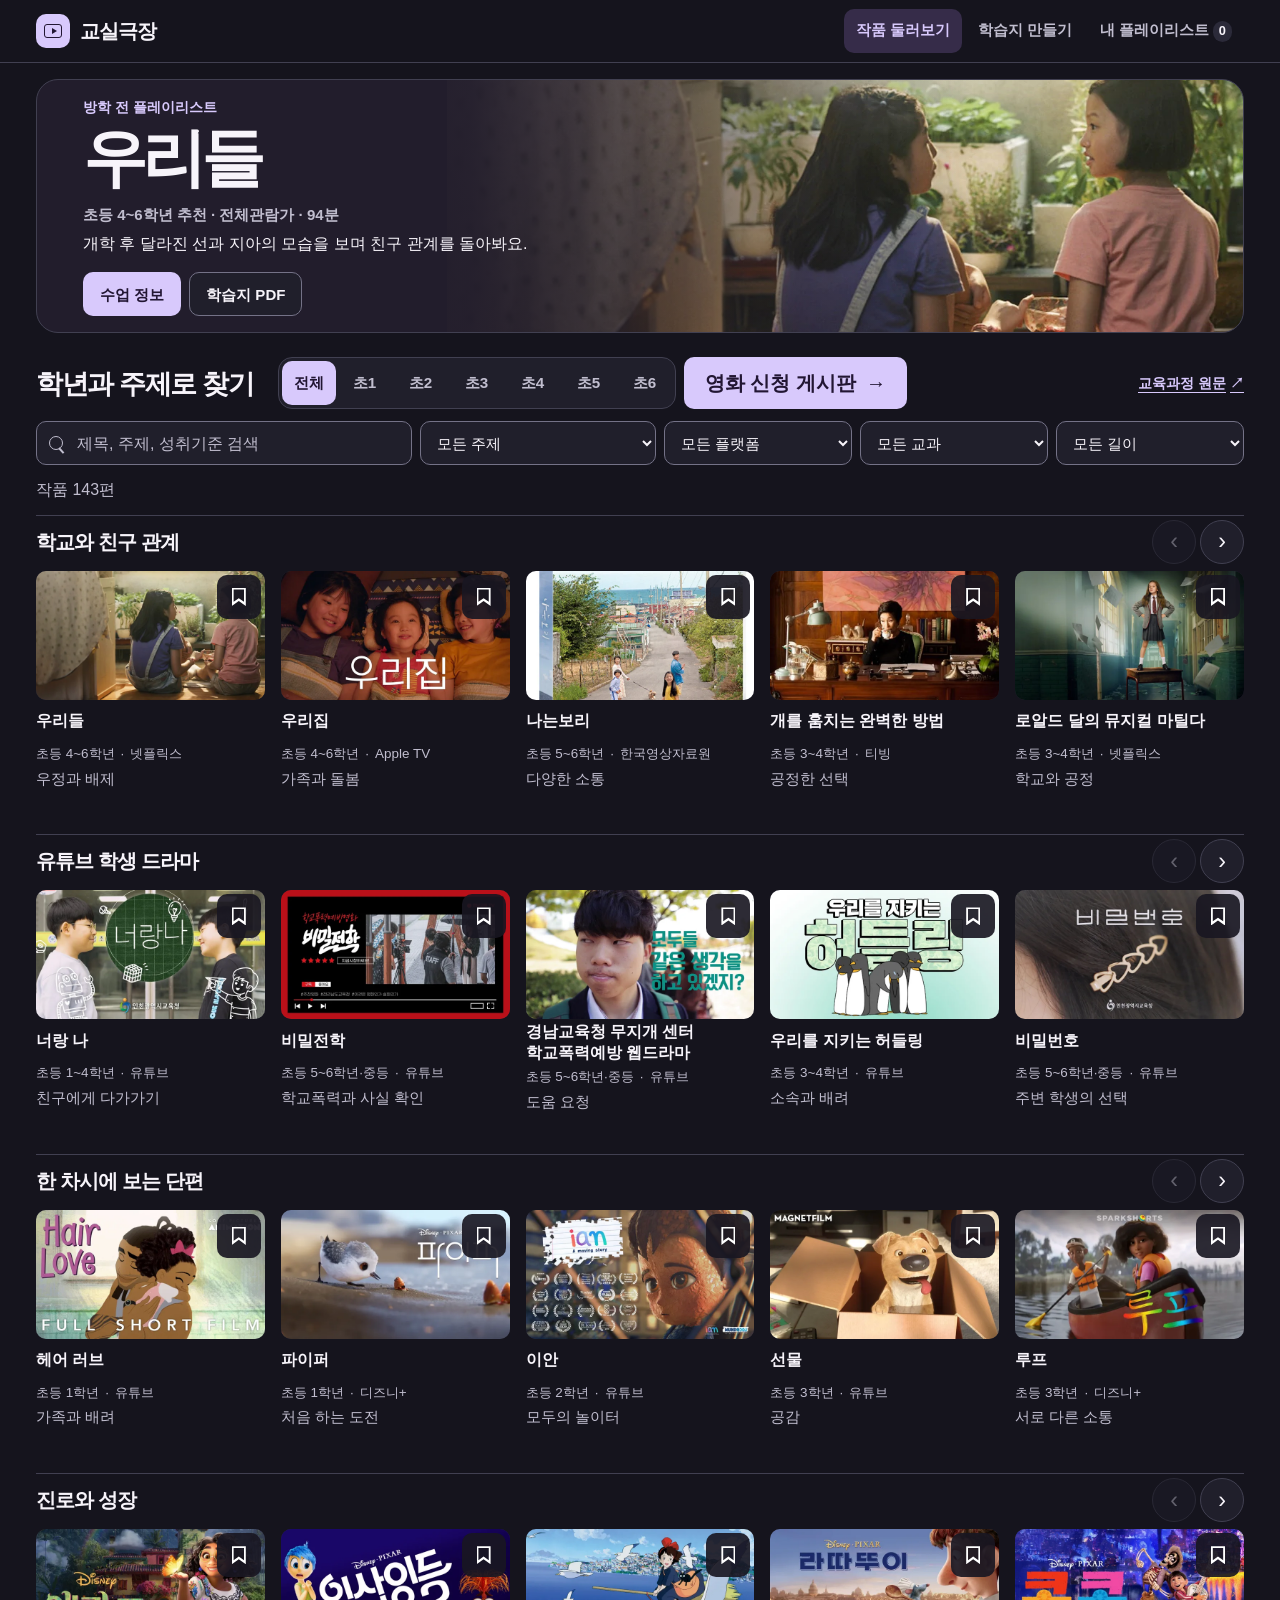
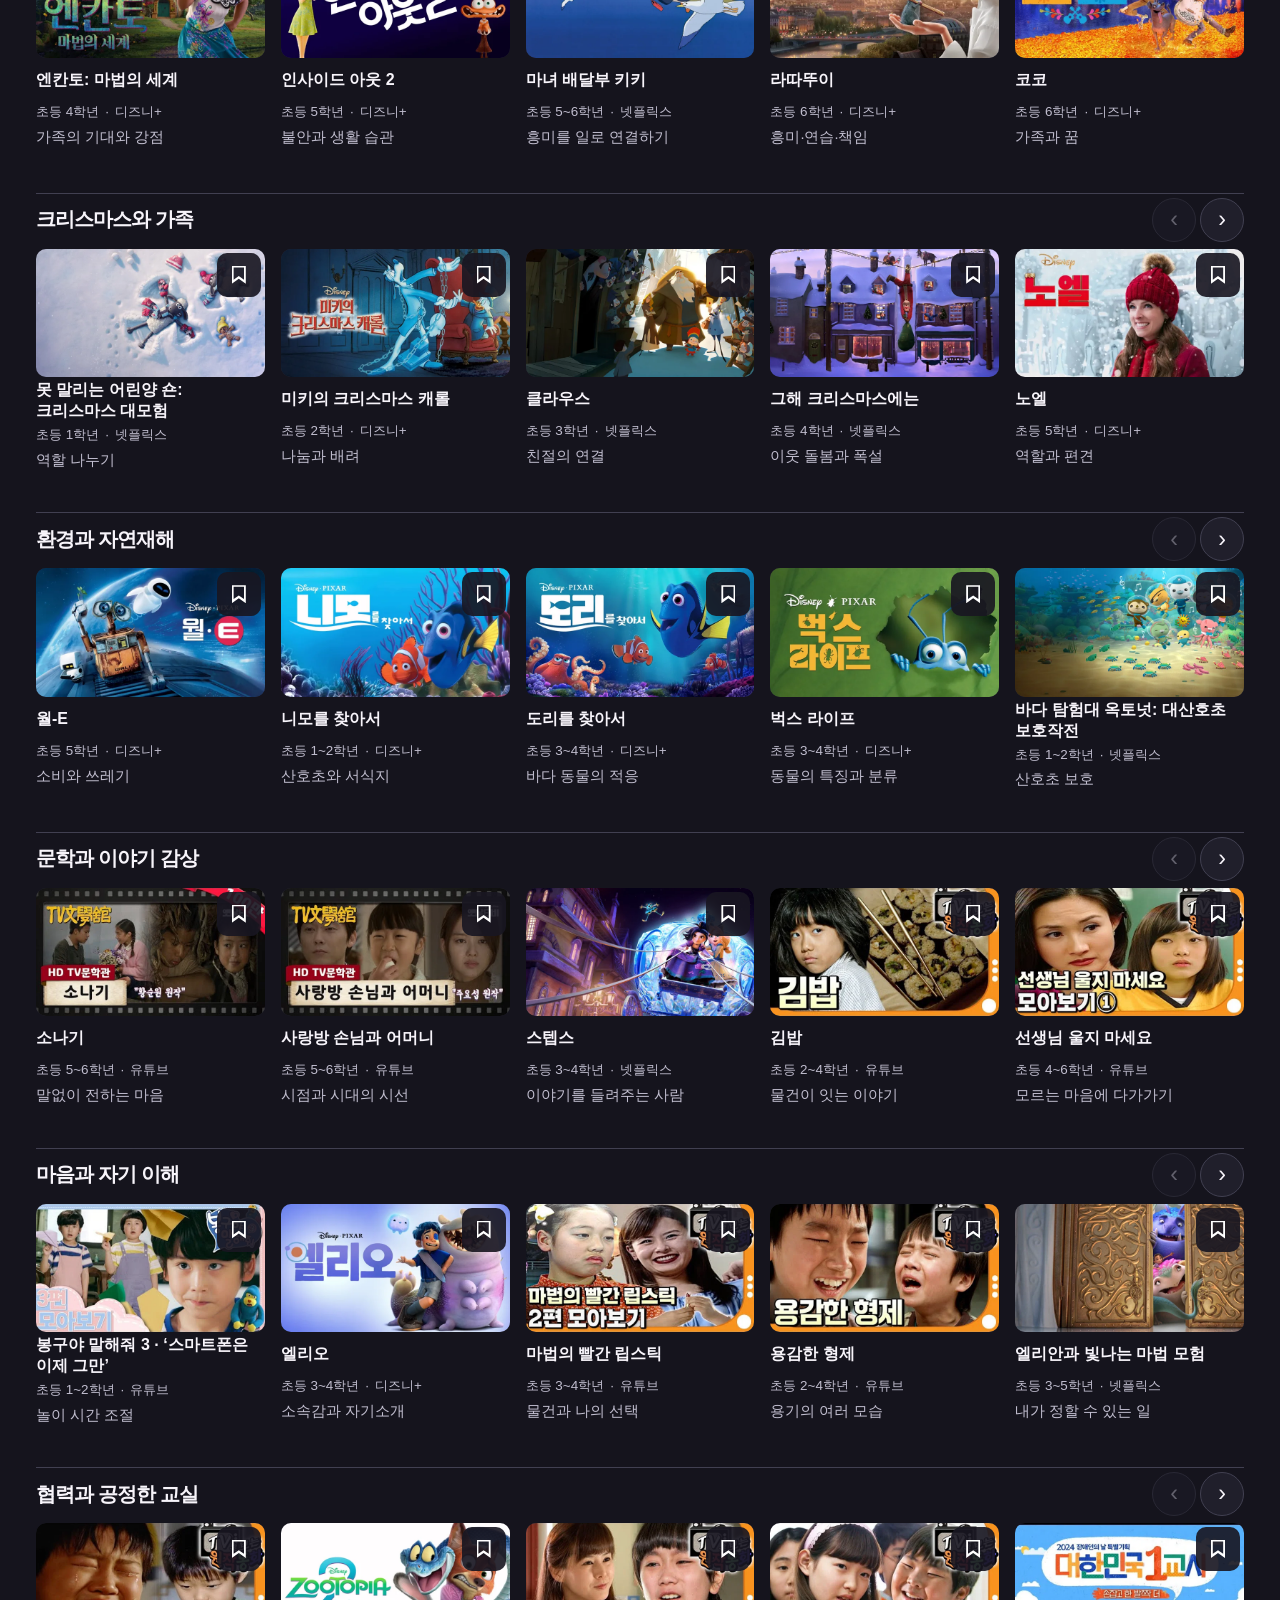
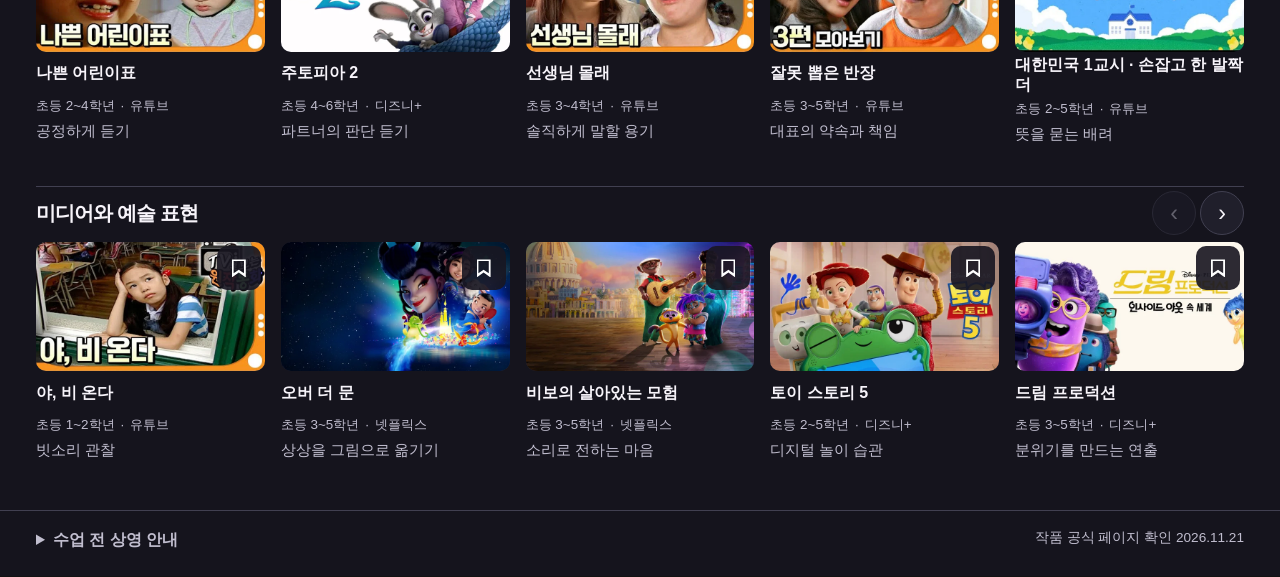
<file: index.html>
<!doctype html>
<html lang="ko">
<head>
  <meta charset="utf-8">
  <meta name="viewport" content="width=device-width, initial-scale=1">
  <meta name="theme-color" content="#15141d">
  <title>교실극장 | 방학 전 플레이리스트</title>
  <link rel="stylesheet" href="styles.css">
  <script defer src="catalog.js"></script>
  <link rel="stylesheet" href="worksheet.css">
  <script defer src="worksheet.js"></script>
  <script defer src="app.js"></script>
</head>
<body>
  <a class="skip-link" href="#main">본문으로 바로가기</a>
  <header class="site-header">
    <div class="shell header-inner">
      <a class="brand" href="#browse" aria-label="교실극장 홈">
        <span class="brand-icon" aria-hidden="true"><span></span></span>
        <span>교실극장</span>
      </a>
      <nav class="main-nav" aria-label="메인 메뉴">
        <button type="button" data-view="browse" aria-current="page">작품 둘러보기</button>
        <button type="button" data-view="worksheet">학습지 만들기</button>
        <button type="button" data-view="my-playlist">내 플레이리스트 <span id="saved-count" class="saved-count">0</span></button>
      </nav>
    </div>
  </header>
  <main id="main" class="shell" tabindex="-1">
    <div id="browse-view">
      <section class="hero" aria-labelledby="hero-title">
        <div class="hero-inner">
          <p class="hero-label">방학 전 플레이리스트</p>
          <h1 id="hero-title" tabindex="-1">우리들</h1>
          <p class="hero-meta">초등 4~6학년 추천 <span aria-hidden="true">·</span> 전체관람가 <span aria-hidden="true">·</span> 94분</p>
          <p class="hero-summary">개학 후 달라진 선과 지아의 모습을 보며 친구 관계를 돌아봐요.</p>
          <div class="hero-actions">
            <button class="button primary" type="button" data-detail="our-world" aria-label="우리들 수업 정보">수업 정보</button>
            <a class="button secondary" href="assets/worksheets/our-world.pdf" download="우리들 감상 활동지.pdf" data-pdf="our-world">학습지 PDF</a>
          </div>
        </div>
      </section>
      <section class="collection" aria-labelledby="catalog-heading">
        <div class="section-heading catalog-heading">
          <h2 id="catalog-heading">학년과 주제로 찾기</h2>
          <div class="grade-actions">
            <div class="grade-filters" role="group" aria-label="추천 학년" id="grade-filters"></div>
            <a class="button primary board-link" href="requests.html">영화 신청 게시판 <span aria-hidden="true">→</span></a>
          </div>
          <a class="text-link" id="curriculum-link" target="_blank" rel="noopener noreferrer">교육과정 원문 <span aria-hidden="true">↗</span></a>
        </div>
        <div class="filter-fields">
          <label class="search-box"><span class="search-icon" aria-hidden="true"></span><span class="sr-only">작품 검색</span>
            <input type="search" id="search" placeholder="제목, 주제, 성취기준 검색" autocomplete="off">
          </label>
          <div class="select-filter"><label class="sr-only" for="group-filter">주제</label><select id="group-filter"><option value="">모든 주제</option></select></div>
          <div class="select-filter"><label class="sr-only" for="platform-filter">플랫폼</label><select id="platform-filter"><option value="">모든 플랫폼</option></select></div>
          <div class="select-filter"><label class="sr-only" for="subject-filter">교과</label><select id="subject-filter"><option value="">모든 교과</option></select></div>
          <div class="select-filter"><label class="sr-only" for="duration-filter">영상 길이</label><select id="duration-filter"><option value="">모든 길이</option><option value="short">15분 이하</option><option value="long">15분 초과</option></select></div>
        </div>
        <div class="results-row">
          <p id="results-count" role="status"></p>
          <button id="clear-filters" type="button" class="quiet-button" hidden>초기화</button>
        </div>
        <div id="catalog"></div>
      </section>
    </div>

    <section id="playlist-view" class="subpage" aria-labelledby="playlist-heading" hidden>
      <div class="section-heading">
        <div>
          <h1 id="playlist-heading" tabindex="-1">내 플레이리스트</h1>
          <p>우리 반에서 다시 찾아볼 작품을 모아두세요.</p>
        </div>
      </div>
      <p id="playlist-count" class="subpage-count" role="status"></p>
      <div id="playlist" class="film-grid"></div>
    </section>

    <section id="worksheet-view" class="subpage" aria-labelledby="worksheet-heading" hidden>
      <div class="section-heading">
        <div>
          <h1 id="worksheet-heading" tabindex="-1">학습지 만들기</h1>
          <p>작품별 활동을 우리 반에 맞게 고쳐서 출력하세요.</p>
        </div>
      </div>
      <div class="workbench">
        <div class="editor panel">
          <div class="field"><label for="worksheet-film">작품 선택</label><select id="worksheet-film"></select></div>
          <div class="alignment" id="worksheet-standard"></div>
          <div id="worksheet-default-pdf" class="worksheet-default-pdf"></div>
          <form id="editor-form">
            <label class="field">활동지 제목 <input name="title" maxlength="72"></label>
            <label class="field">배움 목표 <textarea name="goal" rows="2" maxlength="180"></textarea></label>
            <label class="field">감상 전 <textarea name="before" rows="2" maxlength="250"></textarea></label>
            <label class="field">감상 중 <textarea name="during" rows="2" maxlength="250"></textarea></label>
            <label class="field">감상 후 <textarea name="after" rows="3" maxlength="360"></textarea></label>
          </form>
          <p id="draft-status" class="muted">수정한 내용은 이 브라우저에 저장됩니다.</p>
        </div>
        <div class="preview panel">
          <div class="preview-toolbar">
            <div class="segmented" role="group" aria-label="출력 자료">
              <button type="button" data-paper="student" aria-pressed="true">학생용 학습지</button>
              <button type="button" data-paper="teacher" aria-pressed="false">교사용 지도안</button>
            </div>
            <div class="output-actions">
              <button id="download" type="button" class="button secondary">Markdown 저장</button>
              <button id="print" type="button" class="button primary">편집본 인쇄 · PDF</button>
            </div>
          </div>
          <article id="paper" class="paper" aria-label="인쇄 미리보기"></article>
        </div>
      </div>
    </section>
  </main>

  <footer class="site-footer">
    <div class="shell footer-inner">
      <details id="screening-guide">
        <summary>수업 전 상영 안내</summary>
        <p>교실 기기에서 재생 여부, 관람 등급, 자막과 학교의 사용 기준을 미리 확인하세요. 작품 페이지에서 최신 정보를 확인할 수 있습니다.</p>
        <p>넷플릭스는 일부 작품에 한해 교육 상영을 허용합니다. 구독형 작품의 상영 조건을 확인하고, 수업에 사용할 수 있는 영상이나 학교에서 이용할 수 있는 판본을 선택하세요.</p>
        <div class="footer-links">
          <a href="https://help.netflix.com/ko/node/57695" target="_blank" rel="noopener noreferrer">넷플릭스 교육 상영 안내 ↗</a>
          <a href="https://www.disneyplus.com/ko-kr/welcome/subscriber-agreement" target="_blank" rel="noopener noreferrer">디즈니+ 이용약관 ↗</a>
          <a href="https://www.youtube.com/t/terms" target="_blank" rel="noopener noreferrer">YouTube 서비스 약관 ↗</a>
        </div>
      </details>
      <p class="muted">작품 공식 페이지 확인 <time datetime="2026-11-21">2026.11.21</time></p>
    </div>
  </footer>

  <dialog id="film-detail" aria-labelledby="detail-title">
    <div class="dialog-shell">
      <button type="button" class="close-button" aria-label="작품 상세 닫기" autofocus>×</button>
      <div id="detail-content"></div>
    </div>
  </dialog>
  <div class="sr-only" id="notice" role="status"></div>
  <noscript>작품과 학습지를 표시하려면 브라우저에서 JavaScript를 활성화해 주세요.</noscript>
</body>
</html>
</file>
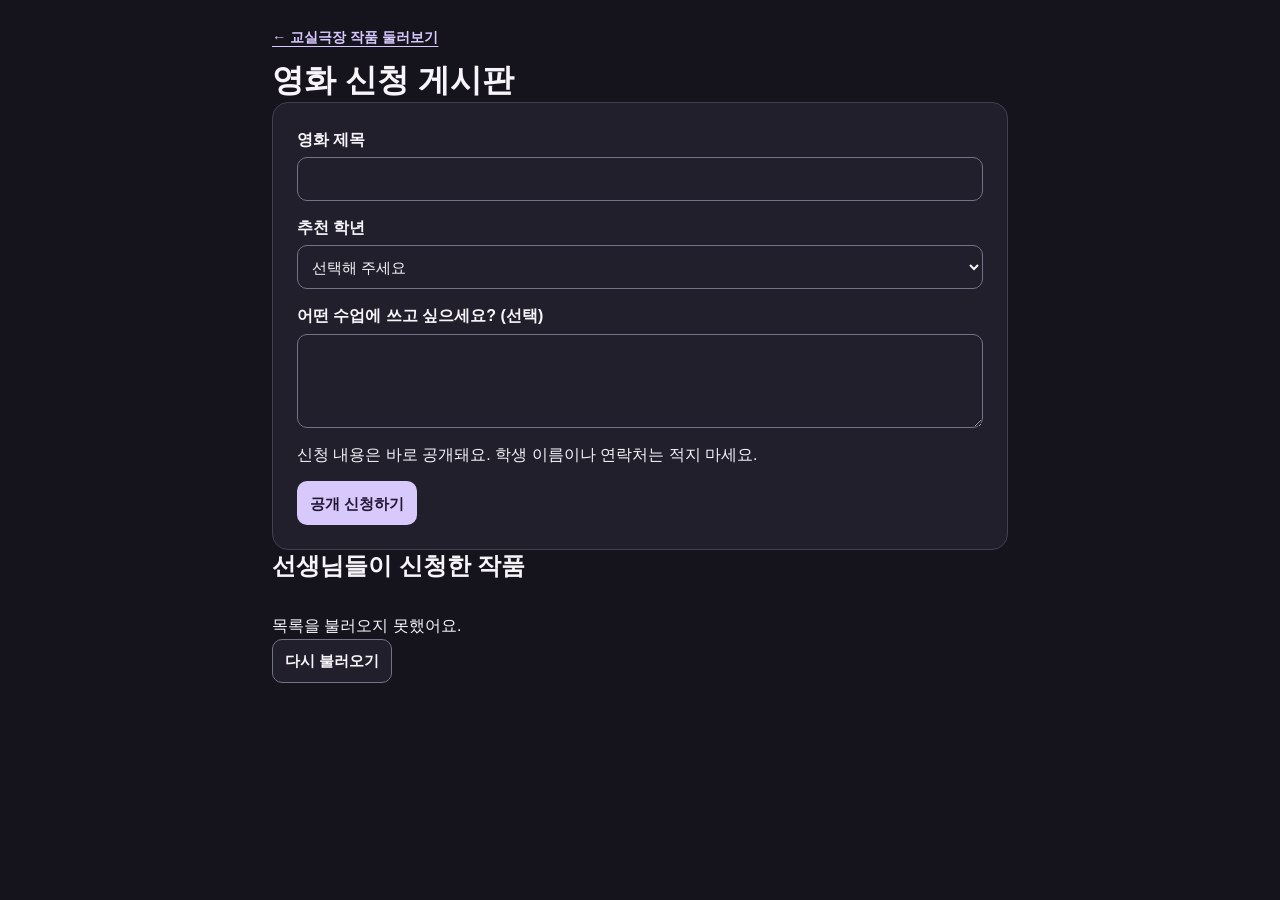
<file: requests.html>
<!doctype html>
<html lang="ko">
<head>
  <meta charset="utf-8">
  <meta name="viewport" content="width=device-width, initial-scale=1">
  <title>영화 신청 게시판 | 교실극장</title>
  <link rel="stylesheet" href="styles.css">
  <script defer src="requests.js"></script>
</head>
<body>
  <main class="shell board">
    <a class="text-link" href="./">← 교실극장 작품 둘러보기</a>
    <h1>영화 신청 게시판</h1>
    <form id="request-form" class="panel">
      <label class="field">영화 제목<input name="title" maxlength="100" required></label>
      <label class="field">추천 학년<select name="grade" required>
        <option value="">선택해 주세요</option>
        <option value="1">초등 1학년</option>
        <option value="2">초등 2학년</option>
        <option value="3">초등 3학년</option>
        <option value="4">초등 4학년</option>
        <option value="5">초등 5학년</option>
        <option value="6">초등 6학년</option>
      </select></label>
      <label class="field">어떤 수업에 쓰고 싶으세요? (선택)<textarea name="suggestion" rows="3" maxlength="500"></textarea></label>
      <p>신청 내용은 바로 공개돼요. 학생 이름이나 연락처는 적지 마세요.</p>
      <button class="button primary" type="submit">공개 신청하기</button>
    </form>
    <p id="feedback" role="status"></p>
    <h2>선생님들이 신청한 작품</h2>
    <ul id="requests"></ul>
    <p id="list-status" role="status"></p>
    <button class="button secondary" id="more" type="button" hidden>더 보기</button>
  </main>
</body>
</html>
</file>
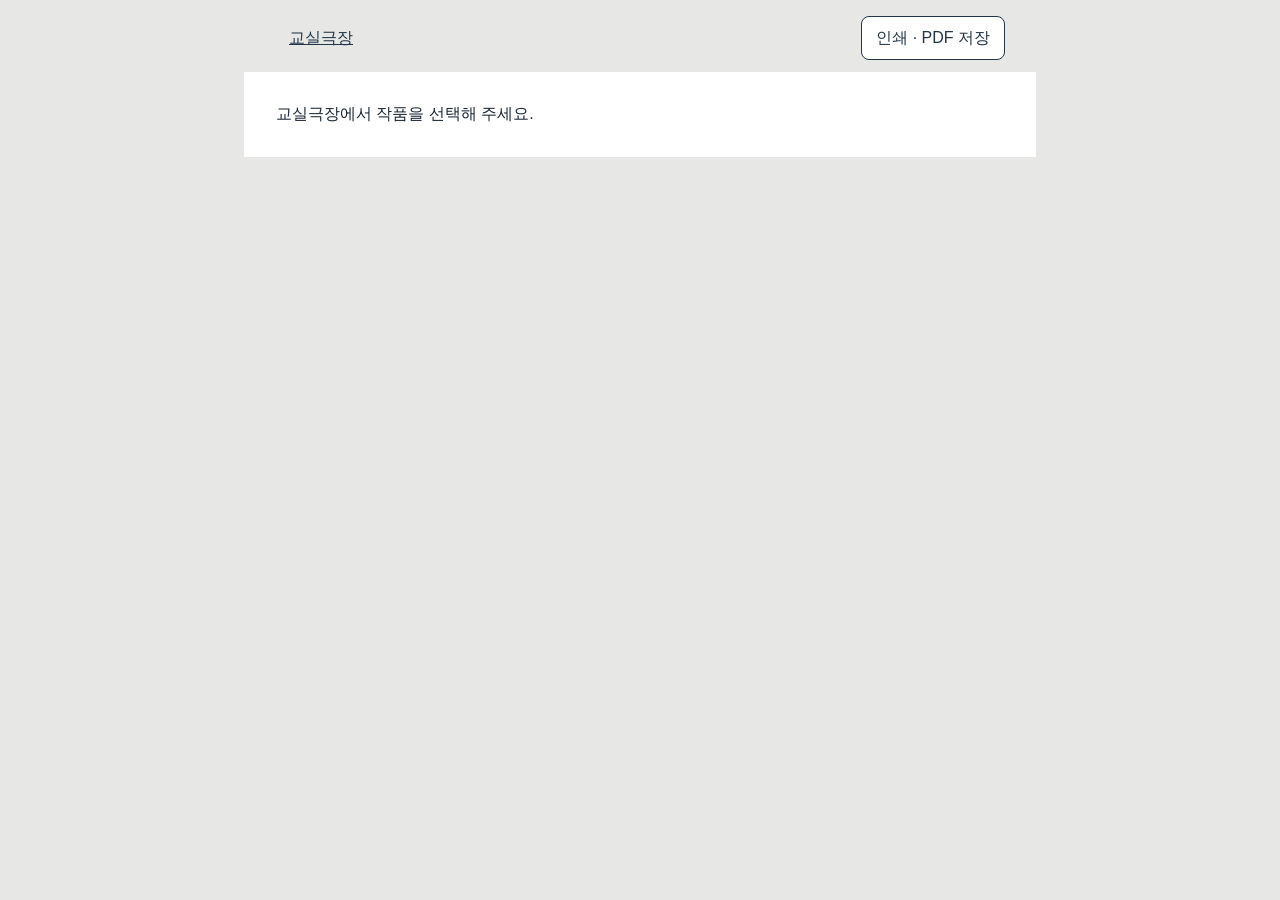
<file: worksheet.html>
<!doctype html>
<html lang="ko"><head><meta charset="utf-8"><meta name="viewport" content="width=device-width,initial-scale=1"><title>교실극장 학습지</title>
<link rel="stylesheet" href="worksheet.css"><script defer src="catalog.js"></script><script defer src="worksheet.js"></script><script defer src="worksheet-page.js"></script></head>
<body class="ws-page"><nav><a href="index.html">교실극장</a><button type="button" onclick="window.print()">인쇄 · PDF 저장</button></nav><main id="sheet"></main></body></html>
</file>
<file: styles.css>
:root {
  color-scheme: dark;
  --ground: #15141d;
  --surface: #201f2b;
  --raised: #2b2a39;
  --ink: #f7f4fa;
  --muted: #c1becf;
  --line: #414051;
  --control-line: #747287;
  --accent: #d8c9fc;
  --accent-hover: #e9dfff;
  --accent-ink: #221633;
  --accent-surface: #362c49;
  --focus: #eedbff;
  --hero-ground: #221d2c;
  --paper: #f9f6ec;
  --paper-ink: #281f2b;
  --space-1: 4px;
  --space-2: 8px;
  --space-3: 12px;
  --space-4: 16px;
  --space-5: 24px;
  --space-6: 32px;
  --radius-control: 10px;
  --radius-panel: 16px;
  --radius-hero: 22px;
  --target: 44px;
  font-family: "Pretendard", "Noto Sans KR", "Malgun Gothic", "Apple SD Gothic Neo", sans-serif;
  font-size: 16px;
  line-height: 1.6;
}

* { box-sizing: border-box; }
[hidden] { display: none !important; }
body { margin: 0; min-height: 100vh; color: var(--ink); background: var(--ground); }
button, input, select, textarea { color: inherit; font: inherit; }
button, select, summary { cursor: pointer; }
button:disabled { cursor: default; }
button { border: 0; }
a { color: inherit; }
:where(button, a, summary, input, textarea, select):focus-visible { outline: 3px solid var(--focus); outline-offset: 2px; }
h1, h2, h3, h4, p, dl, dd { margin: 0; }
h1, h2, h3, h4 { line-height: 1.3; word-break: keep-all; overflow-wrap: anywhere; }
img { display: block; max-width: 100%; }
.shell { width: min(100% - 72px, 1340px); margin-inline: auto; }
.muted { color: var(--muted); }
.sr-only, .skip-link:not(:focus) {
  position: absolute;
  width: 1px;
  height: 1px;
  overflow: hidden;
  clip-path: inset(50%);
  white-space: nowrap;
}
.skip-link:focus { position: fixed; z-index: 10; top: 8px; left: 8px; padding: 12px 18px; color: var(--accent-ink); background: var(--accent); }

.site-header { border-bottom: 1px solid var(--line); background: var(--ground); }
.header-inner { display: flex; justify-content: space-between; align-items: center; gap: var(--space-1) var(--space-5); min-height: 62px; }
.brand { display: inline-flex; align-items: center; gap: 10px; min-height: 44px; color: var(--ink); font-size: 1.28rem; letter-spacing: -.05em; font-weight: 800; text-decoration: none; white-space: nowrap; }
.brand-icon { display: grid; place-items: center; width: 34px; height: 34px; background: var(--accent); color: var(--accent-ink); border-radius: var(--radius-control); }
.brand-icon span { display: grid; place-items: center; width: 18px; height: 14px; border: 1.6px solid; border-radius: 3px; }
.brand-icon span::after { content: ''; border-top: 3.5px solid transparent; border-bottom: 3.5px solid transparent; border-left: 5px solid; margin-left: 2px; }
.main-nav { display: flex; gap: var(--space-1); align-items: center; }
.main-nav button { min-height: var(--target); padding: 6px var(--space-3); border-radius: var(--radius-control); background: transparent; color: var(--muted); font-weight: 700; font-size: .91rem; white-space: nowrap; }
.main-nav button:hover { background: var(--raised); color: var(--ink); }
.main-nav button[aria-current] { color: var(--accent); background: var(--accent-surface); }
.saved-count { display: inline-grid; min-width: 1.5em; place-items: center; padding-inline: .15em; border-radius: 1em; background: var(--raised); color: var(--ink); font-size: .8rem; font-variant-numeric: tabular-nums; }

.hero {
  margin-block: var(--space-4) var(--space-5);
  border: 1px solid var(--line);
  border-radius: var(--radius-hero);
  min-height: 242px;
  display: flex;
  align-items: center;
  background-color: var(--hero-ground);
  background-image: linear-gradient(90deg, var(--hero-ground) 27%, #221d2cf2 36%, #221d2c6b 57%, transparent 78%), url("assets/our-world-hero.webp");
  background-size: 100% 100%, max(66%, 720px) auto;
  background-position: center, right 29%;
  background-repeat: no-repeat;
}
.hero-inner { width: min(100%, 565px); padding: var(--space-4) clamp(18px, 4vw, 46px); }
.hero-label { color: var(--accent); font-size: .9rem; font-weight: 750; }
.hero h1 { font-family: "Noto Serif KR", Batang, "AppleMyungjo", serif; font-size: clamp(2.9rem, 5vw, 4.3rem); line-height: 1.12; margin-block: var(--space-1) var(--space-2); font-weight: 800; letter-spacing: -.08em; }
.hero-meta { color: var(--muted); font-size: .94rem; font-weight: 700; }
.hero-summary { margin-block: var(--space-1) var(--space-4); word-break: keep-all; overflow-wrap: anywhere; }
.hero-actions, .output-actions, .detail-actions { display: flex; gap: var(--space-2); flex-wrap: wrap; }
.hero-actions .button { padding-inline: var(--space-4); }

.collection, .subpage { margin-bottom: 40px; }
.subpage { margin-top: 22px; }
.section-heading { display: flex; align-items: center; justify-content: space-between; gap: var(--space-1) var(--space-4); margin-bottom: var(--space-3); }
.section-heading h1, .section-heading h2 { font-size: clamp(1.32rem, 2.65vw, 1.7rem); font-weight: 800; letter-spacing: -.05em; }
.section-heading p, .subpage-count { color: var(--muted); font-size: .95rem; margin-top: 3px; overflow-wrap: anywhere; }
.section-heading > a { flex-shrink: 0; }
.subpage-count { margin-bottom: 14px; }
.text-link { display: inline-flex; align-items: center; gap: var(--space-1); min-height: var(--target); color: var(--accent); font-size: .9rem; font-weight: 700; text-underline-offset: 4px; overflow-wrap: anywhere; }
.catalog-heading { display: grid; grid-template-columns: auto minmax(0, 1fr) auto; gap: var(--space-3) var(--space-5); }
.grade-actions { display: flex; flex-wrap: wrap; align-items: center; gap: var(--space-2); min-width: 0; }
.grade-filters { display: flex; flex-wrap: wrap; gap: 2px; max-width: 100%; padding: 3px; border: 1px solid var(--line); border-radius: calc(var(--radius-control) + 4px); background: var(--surface); }
.grade-filters button { min-height: var(--target); min-width: 54px; padding-inline: var(--space-2); border-radius: var(--radius-control); background: transparent; color: var(--muted); font-size: .95rem; font-weight: 750; }
.grade-filters button:hover { background: var(--raised); }
.grade-filters button[aria-pressed="true"] { color: var(--accent-ink); background: var(--accent); }
.filter-fields { display: grid; grid-template-columns: minmax(210px, 2fr) minmax(155px, 1.25fr) repeat(3, minmax(120px, 1fr)); align-items: stretch; gap: var(--space-2); }
.search-box, .select-filter select, .field input, .field select, .field textarea {
  width: 100%;
  min-width: 0;
  min-height: var(--target);
  border: 1px solid var(--control-line);
  border-radius: var(--radius-control);
  background: var(--surface);
}
.search-box { display: flex; align-items: center; gap: var(--space-3); padding-inline: var(--space-3); }
.search-box:focus-within { outline: 2px solid var(--focus); outline-offset: 1px; }
.search-box input { width: 100%; min-width: 0; min-height: 42px; padding: 0; border: 0; background: transparent; outline: 0; }
.search-box input::placeholder { color: var(--muted); }
.search-icon { position: relative; width: 14px; height: 14px; flex: none; border: 1.7px solid var(--muted); border-radius: 50%; margin-right: 2px; }
.search-icon::after { content: ''; position: absolute; width: 7px; height: 1.8px; left: 9px; top: 10px; background: var(--muted); transform: rotate(48deg); transform-origin: left center; }
.select-filter { min-width: 0; }
.select-filter select, .field select { padding: 7px var(--space-2) 7px var(--space-3); font-size: .94rem; }
.results-row { display: flex; align-items: center; gap: var(--space-2); min-height: calc(var(--target) - var(--space-2)); color: var(--muted); font-size: .9rem; font-variant-numeric: tabular-nums; }
.quiet-button { min-height: var(--target); padding-inline: var(--space-2); color: var(--accent); background: transparent; text-decoration: underline; text-underline-offset: 3px; }

.shelf { margin-bottom: var(--space-6); min-width: 0; border-block-start: 1px solid var(--line); padding-block-start: var(--space-1); }
.shelf-heading { display: flex; align-items: center; justify-content: space-between; min-height: var(--target); gap: var(--space-1) var(--space-3); margin-bottom: var(--space-1); }
.shelf-heading h3 { font-size: 1.28rem; letter-spacing: -.045em; }
.shelf-actions { display: flex; flex-shrink: 0; gap: var(--space-1); }
.shelf-actions button { width: var(--target); height: var(--target); border: 1px solid var(--line); border-radius: 50%; background: var(--surface); font-size: 1.45rem; line-height: 1; }
.shelf-actions button:hover:not(:disabled) { background: var(--raised); color: var(--accent); }
.shelf-actions button:disabled { color: var(--muted); opacity: .45; }
.shelf-track {
  --shelf-columns: 5;
  display: grid;
  grid-auto-flow: column;
  grid-auto-columns: calc((100% - (var(--shelf-columns) - 1) * var(--space-4)) / var(--shelf-columns));
  gap: var(--space-4);
  padding: 3px 3px var(--space-2);
  margin-inline: -3px;
  overflow-x: auto;
  overscroll-behavior-x: contain;
  scroll-snap-type: x proximity;
  scroll-padding-left: 3px;
  scrollbar-color: var(--control-line) var(--ground);
  scrollbar-width: thin;
}
.shelf-track .film-card { scroll-snap-align: start; }
.film-grid { display: grid; grid-template-columns: repeat(4, minmax(0, 1fr)); gap: var(--space-4); }
.film-card { min-width: 0; }
.film-cover { position: relative; isolation: isolate; aspect-ratio: 16 / 9; border-radius: var(--radius-control); background: var(--raised); }
.cover-button { display: block; width: 100%; height: 100%; padding: 0; background: transparent; border-radius: inherit; }
.cover-button:focus-visible { outline-offset: -3px; }
.cover-button img { width: 100%; height: 100%; object-fit: cover; border-radius: inherit; }
@media (hover: hover) { .cover-button:hover img { filter: brightness(1.12); } }
.bookmark { position: absolute; inset: var(--space-1) var(--space-1) auto auto; display: grid; place-items: center; width: var(--target); height: var(--target); border-radius: var(--radius-control); color: #fff; background: #191622e8; }
.bookmark span { display: block; width: 14px; height: 18px; background: currentColor; clip-path: polygon(0 0, 100% 0, 100% 100%, 50% 72%, 0 100%, 0 0, 13% 9%, 13% 77%, 50% 57%, 87% 77%, 87% 9%, 13% 9%); }
.bookmark:hover, .bookmark[aria-pressed="true"] { background: var(--accent); color: var(--accent-ink); }
.bookmark[aria-pressed="true"] span { clip-path: polygon(0 0, 100% 0, 100% 100%, 50% 72%, 0 100%); }
.film-body { min-width: 0; }
.title-button { font: inherit; font-weight: 800; background: transparent; text-align: left; min-height: var(--target); padding: 3px 0; width: 100%; overflow-wrap: anywhere; }
.title-button:hover { color: var(--accent); }
.film-meta { display: flex; align-items: baseline; flex-wrap: wrap; color: var(--muted); gap: 2px 6px; font-size: .84rem; line-height: 1.48; overflow-wrap: anywhere; }
.film-meta span + span::before { content: '·'; margin-right: 6px; }
.film-topic { margin-top: var(--space-1); color: var(--muted); font-size: .91rem; word-break: keep-all; overflow-wrap: anywhere; }

.button { min-height: var(--target); display: inline-flex; align-items: center; justify-content: center; gap: 5px; padding: var(--space-2) var(--space-3); border: 1px solid transparent; border-radius: var(--radius-control); font-weight: 750; font-size: .94rem; line-height: 1.4; text-align: center; text-decoration: none; }
.button.primary { color: var(--accent-ink); background: var(--accent); }
.button.primary:hover { background: var(--accent-hover); }
.button.secondary { color: var(--ink); background: var(--surface); border-color: var(--control-line); }
.button.secondary:hover { background: var(--raised); }
.button.soft { color: var(--accent); background: var(--accent-surface); }
.button.soft:hover { background: var(--raised); }
.panel { border: 1px solid var(--line); border-radius: var(--radius-panel); background: var(--surface); }
.empty { grid-column: 1 / -1; display: grid; justify-items: center; gap: 8px; padding: 32px 13px; text-align: center; }
.empty p { font-size: 1.1rem; font-weight: 800; }
.empty span { color: var(--muted); }

dialog { width: min(946px, calc(100% - 30px)); max-height: calc(100% - 28px); padding: 0; border: 1px solid var(--line); border-radius: var(--radius-panel); background: var(--surface); color: var(--ink); overscroll-behavior: contain; }
dialog::backdrop { background: #0e0c17d9; }
body:has(dialog[open]) { overflow: hidden; }
.dialog-shell { position: relative; }
.close-button { position: sticky; top: var(--space-2); z-index: 2; display: grid; place-items: center; width: var(--target); height: var(--target); margin: var(--space-2) var(--space-2) calc(-1 * (var(--target) + var(--space-2))) auto; border-radius: 50%; background: var(--ground); color: var(--ink); font-size: 1.7rem; line-height: 1; border: 1px solid var(--control-line); }
.close-button:hover { background: var(--raised); }
.detail-header { position: relative; isolation: isolate; min-height: 139px; display: flex; align-items: flex-end; background: var(--hero-ground); }
.detail-header::after { content: ''; position: absolute; z-index: -1; inset: 0; background: linear-gradient(90deg, var(--hero-ground) 26%, #221d2cde 50%, #221d2c30 88%), linear-gradient(0deg, #221d2cb5, transparent); }
.detail-image { position: absolute; z-index: -2; right: 0; width: 73%; height: 100%; object-fit: cover; object-position: center 33%; }
.detail-title { padding: 20px 54px 15px 23px; }
.detail-title > p { color: var(--accent); font-size: .89rem; font-weight: 750; }
.detail-title h2 { margin-block: var(--space-1); font-size: clamp(1.48rem, 4vw, 2.24rem); letter-spacing: -.05em; }
.detail-title .detail-meta { color: var(--muted); font-weight: 500; }
.detail-grid { display: grid; grid-template-columns: minmax(0, 1.7fr) minmax(235px, 1fr); gap: var(--space-5); padding: var(--space-4) var(--space-5) var(--space-5); align-items: start; }
.detail-copy { display: grid; gap: var(--space-4); overflow-wrap: anywhere; min-width: 0; }
.detail-copy h3 { margin-bottom: 3px; font-size: 1.04rem; }
.detail-copy section > p { color: var(--muted); word-break: keep-all; overflow-wrap: anywhere; }
.alignment { display: grid; gap: var(--space-2); min-width: 0; border-left: 2px solid var(--control-line); padding: var(--space-2) var(--space-3); border-radius: 0 var(--radius-control) var(--radius-control) 0; background: var(--raised); }
.standard-entry + .standard-entry { padding-top: var(--space-2); border-top: 1px solid var(--line); }
.standard-entry p + p { margin-block: 4px 0; font-size: .93rem; }
.standard-tag { color: var(--accent); font-size: .88rem; font-weight: 800; }
.standard-entry .text-link { font-size: .82rem; }
.detail-links { display: flex; flex-wrap: wrap; gap: 0 14px; }
.worksheet-card { padding: var(--space-4); background: var(--paper); color: var(--paper-ink); border-radius: var(--radius-control); min-width: 0; }
.worksheet-format { color: #544660; font-size: .86rem; font-weight: 750; }
.worksheet-card h3 { margin: 3px 0 7px; font-size: 1.45rem; letter-spacing: -.055em; }
.worksheet-card h3 { scroll-margin-block-start: calc(var(--target) + var(--space-4)); overflow-wrap: anywhere; }
.worksheet-card h3:focus-visible { outline: 2px solid var(--focus); outline-offset: 3px; border-radius: 4px; }
.worksheet-value { color: #544660; font-size: .86rem; overflow-wrap: anywhere; }
.worksheet-page {
  display: grid;
  justify-items: center;
  gap: var(--space-1);
  margin-block: var(--space-3);
  padding: var(--space-2);
  border: 1px solid #ae9fb7;
  border-radius: var(--radius-control);
  background: #ede7ed;
  color: #49335c;
  font-size: .85rem;
  font-weight: 750;
  text-align: center;
  text-underline-offset: 3px;
}
.worksheet-page:hover { background: #e5dce8; }
.worksheet-page img {
  width: auto;
  height: auto;
  max-height: min(335px, 36dvh);
  border: 1px solid #d8d1dc;
  box-shadow: 0 2px 5px #21172b24;
}
.worksheet-actions { display: grid; gap: var(--space-2); }
.worksheet-actions .primary { border-color: #746288; }
.worksheet-actions .secondary { background: transparent; color: var(--paper-ink); border-color: #746288; }
.worksheet-actions .secondary:hover { background: #eee8eb; }
.worksheet-card :focus-visible { --focus: #614284; }
.mobile-download { display: none; }

.workbench { display: grid; grid-template-columns: minmax(300px, 2fr) minmax(0, 3fr); gap: 15px; align-items: start; }
.editor { padding: 16px; min-width: 0; }
.field { display: grid; gap: 5px; font-weight: 750; }
.field input, .field select, .field textarea { padding-inline: 10px; font-weight: 400; }
.field textarea { resize: vertical; padding-block: 8px; }
.editor .alignment { margin-block: 13px 12px; }
.worksheet-default-pdf { margin-bottom: 15px; }
#editor-form { display: grid; gap: 12px; }
#draft-status { margin-top: 12px; font-size: .87rem; }
.preview { padding: 12px; background: var(--raised); min-width: 0; }
.preview-toolbar { display: flex; justify-content: space-between; flex-wrap: wrap; gap: 8px; margin-bottom: 10px; }
.segmented { display: flex; flex-wrap: wrap; gap: 4px; }
.segmented button { min-height: var(--target); padding: 7px var(--space-3); border-radius: var(--radius-control); background: transparent; font-size: .9rem; font-weight: 700; }
.segmented button[aria-pressed="true"] { color: var(--accent); background: var(--accent-surface); }
.paper { color-scheme: light; background: #fff; color: #232822; padding: clamp(13px, 3vw, 30px); overflow-wrap: anywhere; }
.paper-heading { border-bottom: 2px solid #2b4335; padding-bottom: 12px; margin-bottom: 12px; }
.paper-type { display: flex; justify-content: space-between; flex-wrap: wrap; gap: 3px 7px; color: #426051; font-size: .85rem; font-weight: 750; }
.paper-heading h2 { margin: 7px 0; font-size: clamp(1.18rem, 2.45vw, 1.8rem); letter-spacing: -.04em; }
.paper-focus { margin-block-end: var(--space-2); color: #294b38; }
.student-information { font-size: .86rem; }
.paper-goal { margin-bottom: 14px; padding: 8px 10px; border-left: 3px solid #799a81; background: #eef4ed; }
.paper-goal strong { margin-right: 7px; color: #294b38; }
.paper-activity, .teacher-notes section { margin-bottom: 12px; }
.paper-activity h3, .teacher-notes h3 { font-size: 1rem; margin-bottom: 4px; }
.paper-activity p, .paper-goal span, .teacher-notes p { white-space: pre-wrap; }
.response-area { min-height: 59px; margin-top: 5px; background: repeating-linear-gradient(to bottom, transparent 0 27px, #b5c0b7 27px 28px); }
.response-area.draw { height: 73px; border: 1px solid #bfcbbf; background: transparent; border-radius: 5px; margin-block: 8px; }
.activity-layout { display: grid; grid-template-columns: repeat(3, minmax(0, 1fr)); gap: 6px; margin-block: 7px; break-inside: avoid; }
.activity-slot { min-height: 88px; padding: 6px; border: 1px solid #8e9c95; border-radius: 5px; color: #294b38; font-size: .88rem; font-weight: 750; }
.activity-layout.compare, .activity-layout.map, .activity-layout.evidence { grid-template-columns: repeat(2, minmax(0, 1fr)); }
.activity-layout.compare .activity-slot:last-child, .activity-layout.map .activity-slot:first-child { grid-column: 1 / -1; min-height: 55px; }
.activity-layout.choice, .activity-layout.design { grid-template-columns: 1fr; }
.activity-layout.choice .activity-slot, .activity-layout.design .activity-slot { min-height: 49px; }
.activity-layout.evidence .activity-slot:first-child { grid-row: span 2; }
.activity-layout.evidence .activity-slot { min-height: 53px; }
.activity-check { color: #3b5747; font-size: .88rem; }
.teacher-notes { border-top: 1px solid #bdc8bd; padding-top: 11px; }
.teacher-reminder { padding: 7px 8px; background: #f0f4ea; }
.paper-footer { display: grid; gap: 3px; border-top: 1px solid #c0cabf; color: #475a4d; font-size: .83rem; padding-top: 6px; }
.paper-footer a { color: #274c34; margin-right: 8px; }

.site-footer { border-top: 1px solid var(--line); padding-block: 7px 14px; }
.footer-inner { display: flex; justify-content: space-between; flex-wrap: wrap; gap: 4px 17px; }
.footer-inner details { flex: 1 1 430px; max-width: 800px; min-width: 0; }
.footer-inner summary { min-height: 44px; padding-block: 9px; font-weight: 750; color: var(--muted); }
.footer-inner p { color: var(--muted); font-size: .85rem; }
.footer-inner > p { padding-block: 9px; }
.footer-inner details p + p { margin-top: 5px; }
.footer-links { display: flex; flex-wrap: wrap; gap: 0 13px; }
.footer-links a { padding-block: 11px; color: var(--accent); font-size: .85rem; text-underline-offset: 3px; }

@media screen { body { container: theater / inline-size; } }

@container theater (max-width: 1100px) {
  .shell { width: calc(100% - 46px); }
  .shelf-track { --shelf-columns: 4; }
}
@container theater (max-width: 880px) {
  .shelf-track { --shelf-columns: 3; }
  .film-grid { grid-template-columns: repeat(3, minmax(0, 1fr)); }
  .hero { background-image: linear-gradient(90deg, var(--hero-ground) 12%, #221d2cf2 32%, #221d2c87 53%, transparent 94%), url("assets/our-world-hero.webp"); background-size: 100% 100%, max(80%, 610px) auto; }
}
@container theater (max-width: 805px) {
  .filter-fields { grid-template-columns: repeat(4, minmax(0, 1fr)); }
  .search-box { grid-column: 1 / -1; }
  .catalog-heading { grid-template-columns: minmax(0, 1fr) auto; column-gap: var(--space-2); }
  .grade-actions { grid-row: 2; grid-column: 1 / -1; }
  #curriculum-link { grid-row: 1; grid-column: 2; }
}
@container theater (max-width: 790px) {
  .workbench { grid-template-columns: 1fr; }
}
@container theater (max-width: 620px) {
  .shell { width: calc(100% - 28px); }
  .header-inner { flex-wrap: wrap; gap: 0; padding-block: var(--space-1); }
  .main-nav { width: 100%; gap: 2px; justify-content: space-between; }
  .main-nav button { padding-inline: var(--space-2); }
  .hero { margin-block: var(--space-3) var(--space-4); min-height: 220px; border-radius: var(--radius-panel); background-size: 100% 100%, auto 100%; background-position: center, right center; background-image: linear-gradient(90deg, var(--hero-ground), #221d2ceb 42%, #221d2c48 100%), url("assets/our-world-hero.webp"); }
  .hero-inner { padding: var(--space-4); }
  .hero h1 { font-size: 2.85rem; }
  .hero-summary { max-width: 28ch; font-size: .93rem; }
  .section-heading { flex-wrap: wrap; margin-bottom: var(--space-2); }
  .grade-filters { display: grid; grid-template-columns: repeat(7, minmax(var(--target), 1fr)); width: 100%; }
  .grade-filters button { min-width: 0; padding-inline: 0; }
  .filter-fields { grid-template-columns: repeat(2, minmax(0, 1fr)); }
  .shelf-track { --shelf-columns: 2; gap: var(--space-3); grid-auto-columns: calc((100% - var(--space-3)) / var(--shelf-columns)); }
  .shelf-heading h3 { font-size: 1.14rem; }
  .film-grid { grid-template-columns: repeat(2, minmax(0, 1fr)); gap: 9px; }
  .detail-grid { grid-template-columns: 1fr; gap: 13px; padding: 11px 13px 16px; }
  .detail-header { min-height: 108px; }
  .detail-title { padding: 13px 51px 10px 15px; }
  .detail-copy { gap: 10px; }
  .detail-actions { display: grid; grid-template-columns: repeat(auto-fit, minmax(min(100%, 145px), 1fr)); }
  .detail-actions .button { padding-inline: var(--space-2); font-size: .9rem; }
  .mobile-download { display: inline-flex; grid-column: 1 / -1; }
}
@container theater (max-width: 355px) {
  .grade-filters { grid-template-columns: repeat(auto-fit, minmax(min(100%, var(--target)), 1fr)); }
  .main-nav { flex-wrap: wrap; justify-content: start; }
}
@container theater (max-width: 310px) {
  .shell { width: calc(100% - 16px); }
  .film-grid { grid-template-columns: 1fr; }
}
@media (max-height: 500px) and (min-width: 621px) {
  .hero { min-height: 163px; margin-block: var(--space-3) var(--space-4); }
  .hero-inner { padding-block: var(--space-3); }
  .hero h1 { margin-block: 0 var(--space-1); font-size: 2.25rem; }
  .hero-summary { margin-block: 0 var(--space-2); }
  .detail-header { min-height: 104px; }
  .detail-title { padding-block: 10px; }
  .mobile-download { display: inline-flex; }
  .worksheet-page img { max-height: 30dvh; }
}

@page { size: A4; margin: 14mm 15mm; }
@media print {
  :root { color-scheme: light; font-size: 11pt; }
  body { background: white; color: #111; }
  .site-header, .site-footer, .skip-link, .editor, .preview-toolbar, .subpage > .section-heading, #notice, dialog { display: none !important; }
  #worksheet-view, .workbench, .preview, #paper { display: block; width: 100%; max-width: none; border: 0; margin: 0; padding: 0; background: white; }
  main.shell { width: 100%; margin: 0; }
  .paper-heading, .paper-activity, .teacher-notes section { break-inside: avoid; }
  .paper-activity p, .paper-goal span { orphans: 2; widows: 2; }
  .response-area { min-height: 0; height: 55px; background: none; border-block-end: 1px solid #888; position: relative; }
  .response-area:not(.draw)::before { content: ''; position: absolute; inset: 27px 0 auto; border-top: 1px solid #888; }
  .response-area.after:not(.draw)::after { content: ''; position: absolute; inset: 55px 0 auto; border-top: 1px solid #888; }
  .response-area.draw { border: 1px solid #888; }
  .teacher-paper { font-size: 10.5pt; }
  .paper-footer a { min-height: 20px; }
}
.board { max-width: 46rem; padding-block: 1rem 4rem; overflow-wrap: anywhere; }
.board form, .board li { padding: clamp(.85rem, 3vw, 1.5rem); }
.board form { display: grid; gap: .85rem; }
.board .field, .board .field > * { min-width: 0; width: 100%; }
.board .button { justify-self: start; min-height: 44px; }
.board ul { list-style: none; padding: 0; display: grid; gap: .65rem; }
.board li p { margin: .4rem 0 0; white-space: pre-wrap; }
.results-row { flex-wrap: wrap; padding-block: .75rem; font-size: 1rem; }
.grade-actions .board-link { max-width: 100%; min-height: 52px; padding: .65rem 1.25rem; gap: .65rem; font-size: 1.25rem; font-weight: 800; overflow-wrap: anywhere; }
@container theater (max-width: 620px) {
  .grade-actions .board-link { width: 100%; }
}
</file>
<file: worksheet.css>
.ws-page{margin:0;padding:16px;background:#e7e8e5;color:#1c2835;font-family:"Malgun Gothic",sans-serif}
.ws-page nav{max-width:730px;margin:0 auto 12px;display:flex;justify-content:space-between;align-items:center}
.ws-page nav a,.ws-page nav button{display:inline-flex;align-items:center;min-height:44px;padding:0 14px;font:600 16px inherit;color:#223548}
.ws-page nav button{background:white;border:1px solid;border-radius:8px;cursor:pointer;font:inherit}
.ws-page main{box-sizing:border-box;max-width:792px;padding:32px;margin:auto;background:white}
.ws{--ink:#213642;--wash:#c8e9dc;--edge:#567e71;font-family:"Malgun Gothic","Apple SD Gothic Neo",sans-serif;color:var(--ink);background:#fff;text-align:left;font-size:16px;line-height:1.52;overflow-wrap:anywhere;word-break:keep-all;container-type:inline-size}
.ws-compare{--wash:#e1d8ff;--edge:#7366a6}.ws-storyboard{--wash:#ffdbb6;--edge:#93643c}.ws-design{--wash:#cbeaf8;--edge:#46788e}.ws-map{--wash:#f9d6e0;--edge:#96677a}.ws-evidence{--wash:#fae6a9;--edge:#917732}
.ws *{box-sizing:border-box}.ws :is(h1,h2,h3,p,em){margin:0;line-height:inherit;color:inherit}.ws p{white-space:pre-line}
.ws-ticket{display:grid;grid-template-columns:minmax(0,1fr) 27%;border:2px solid var(--ink);border-radius:12px;overflow:hidden;background:var(--wash);box-shadow:0 3px var(--ink)}
.ws-heading{padding:13px 19px;align-self:center}.ws-edition{font-weight:850;font-size:13px}.ws-edition span{font-weight:500;margin-left:7px}
.ws h1{font-size:clamp(22px,5cqw,35px);letter-spacing:-.055em;line-height:1.16;margin:6px 0}.ws-meta{font-size:13px}
.ws-still{display:flex;align-items:center;padding:10px;border-left:2px dashed var(--edge)}.ws-still img{width:100%;aspect-ratio:16/10;object-fit:cover;border-radius:4px}
.ws-name{display:flex;align-items:baseline;gap:6px;justify-content:flex-end;font-size:13px;margin:12px 0}
.ws-name i{width:12%;border-bottom:1px solid #657079}.ws-name i:nth-child(4){width:7%}
.ws-goal,.ws-check{display:flex;align-items:baseline;gap:10px}.ws-goal b,.ws-check b{flex:none;font-size:13px}.ws-goal{border-left:4px solid var(--edge);padding-left:10px}
.ws-pair{display:grid;grid-template-columns:1fr 1fr;gap:14px;margin:20px 0}.ws-question{display:flex;flex-direction:column;min-width:0;border-top:2px solid var(--ink);padding-top:7px}
.ws-question h3,.ws-project-head span{font-size:13px;font-weight:800;letter-spacing:.04em}.ws-question p{margin:5px 0 9px}
.ws-answer{min-height:48px;flex:1;border-bottom:1px solid #97a1a6;background:repeating-linear-gradient(to top,transparent 0 23px,#b9c2c6 23px 24px)}
.ws-young .ws-answer{min-height:60px;border:1px dashed #829097;border-radius:5px;background:white}
.ws-project{border:1.5px solid var(--ink);border-radius:12px;padding:13px 15px 16px}
.ws-project-head{display:flex;align-items:center;justify-content:space-between;border-bottom:1px solid var(--edge);padding-bottom:7px}
.ws-project-head b{font-size:12px;border:1px solid var(--edge);border-radius:30px;background:var(--wash);padding:2px 10px}
.ws h2{font-size:clamp(20px,4cqw,28px);letter-spacing:-.045em;margin:7px 0 2px;line-height:1.24}
.ws-slots{display:grid;grid-template-columns:repeat(2,minmax(0,1fr));gap:9px;margin-top:12px;min-height:260px}
.ws-slot{border:1px solid var(--edge);border-radius:6px;min-width:0;min-height:78px;padding:7px;background:white}
.ws-slot b{display:inline-flex;align-items:baseline;gap:6px;font-size:13px}.ws-slot em{font:700 12px/20px monospace;text-align:center;min-width:20px;border-radius:4px;background:var(--wash);border:1px solid var(--edge)}
.ws-compare .ws-slot:last-child,.ws-choice .ws-slot:last-child{grid-column:1/-1}
.ws-map .ws-slot:first-child{grid-column:1/-1;width:65%;justify-self:center;border-bottom:3px solid var(--edge)}
.ws-design .ws-slot:first-child,.ws-evidence .ws-slot:first-child{grid-row:span 2}
.ws-storyboard .ws-slots{grid-template-columns:repeat(3,minmax(0,1fr))}
.ws-storyboard .ws-slot{border-top:5px double var(--ink);border-bottom:5px double var(--ink)}
.ws-choice .ws-slot:last-child{border-left:4px solid var(--edge)}
.ws-passage{margin:8px 0;padding:8px 12px;background:#f0f5f1;border-left:3px solid var(--edge);white-space:pre-line}
.ws-comic4,.ws-sequel{--wash:#ffdfb9;--edge:#885b38}
.ws-comic4 .ws-slot{border:2px solid var(--ink);min-height:100px}
.ws-poster .ws-slot:first-child{grid-column:1/-1;min-height:130px;border:2px solid var(--edge)}
.ws-poster .ws-slots{grid-template-rows:2fr 1fr}
.ws-reading .ws-slot:last-child,.ws-sequel .ws-slot:last-child{grid-column:1/-1}
.ws-reading .ws-slot,.ws-sequel .ws-slot{background:repeating-linear-gradient(to top,transparent 0 26px,#d6e1da 26px 27px)}
.ws-reading .ws-slot b,.ws-sequel .ws-slot b{background:white}
.ws-check{margin:13px 0 8px}.ws-foot{display:flex;justify-content:space-between;gap:10px;flex-wrap:wrap;border-top:1px dashed var(--edge);padding-top:6px;font-size:12px}
@media screen{
@container(max-width:480px){.ws-poster .ws-slots{grid-template-rows:auto}}
@container(max-width:480px){.ws-pair,.ws .ws-slots{grid-template-columns:1fr}.ws .ws-slot{grid-area:auto;width:100%}.ws-still{padding:5px}.ws-heading{padding:9px}.ws-goal,.ws-check{display:block}.ws-project{padding:10px}.ws-name{justify-content:flex-start}}
}
@media print{
@page{size:A4;margin:11mm 13mm}
.ws-page,.ws-page main{display:block;margin:0;padding:0;max-width:none;background:white}.ws-page nav{display:none}
.ws{font-size:11pt;color:#20323d;print-color-adjust:exact;-webkit-print-color-adjust:exact;container-type:normal}
.ws h1{font-size:23pt}.ws h2{font-size:17pt}.ws-heading{padding:9px 16px}.ws-still img{max-height:23mm}
.ws-slots{min-height:82mm}.ws-question,.ws-slot,.ws-ticket,.ws-check{break-inside:avoid}
}
@media print{
.ws{min-height:269mm;display:flex;flex-direction:column}
.ws-project{flex:1;display:flex;flex-direction:column}
.ws-slots{flex:1}
}
</file>
